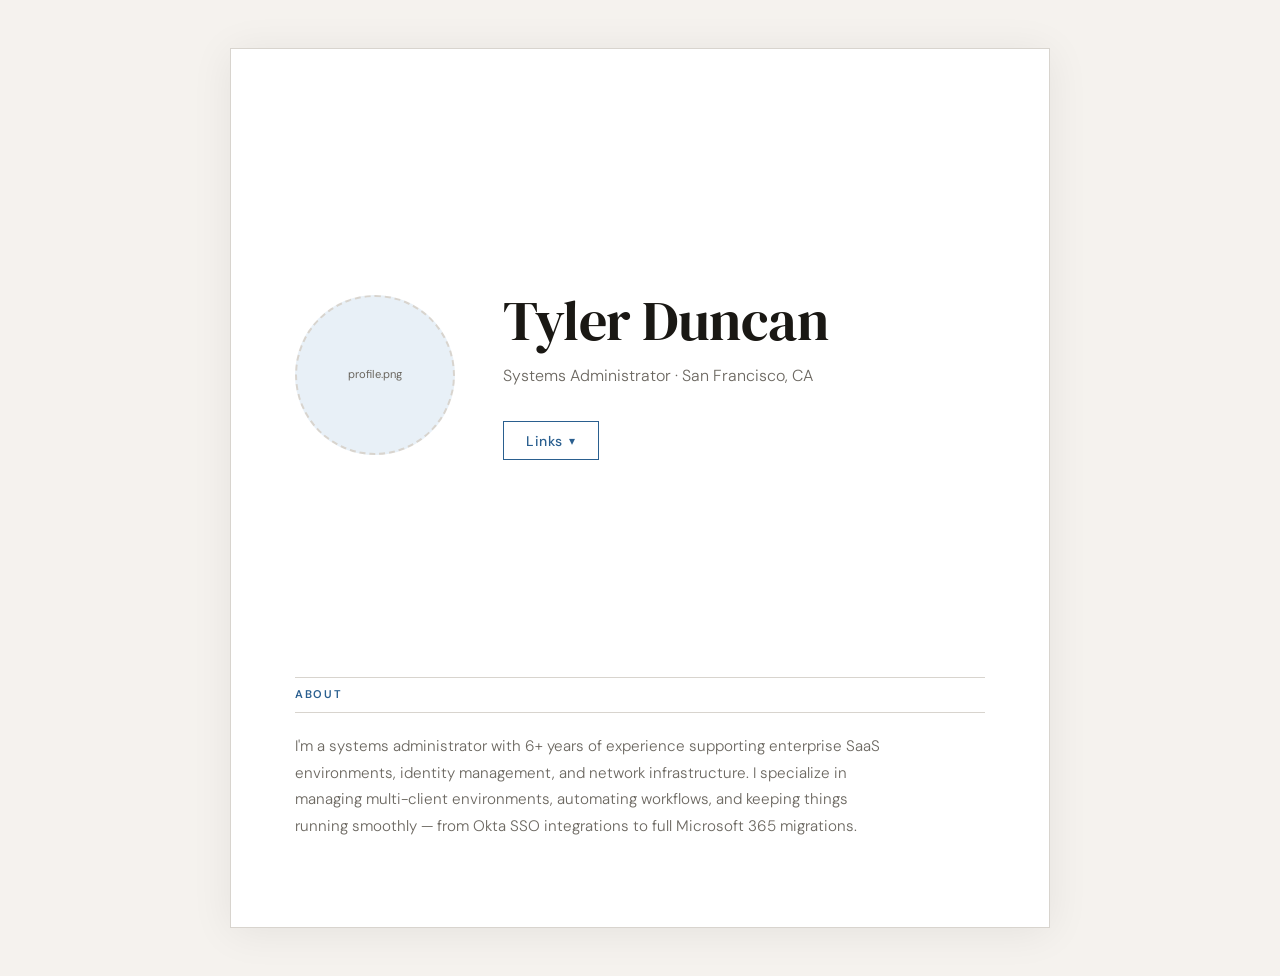
<file: index.html>
<!DOCTYPE html>
<html lang="en">
<head>
  <meta charset="UTF-8" />
  <meta name="viewport" content="width=device-width, initial-scale=1.0"/>
  <title>Tyler Duncan</title>
  <link href="https://fonts.googleapis.com/css2?family=DM+Serif+Display&family=DM+Sans:wght@300;400;500;600&display=swap" rel="stylesheet"/>
  <link rel="stylesheet" href="styles.css"/>
</head>
<body>
<main class="page">

  <div class="hero">
    <div class="profile-placeholder">profile.png</div>
    <div class="hero-text">
      <h1>Tyler Duncan</h1>
      <p class="tagline">Systems Administrator · San Francisco, CA</p>
      <div class="nav-links">
        <div class="dropdown">
          <button class="dropdown-toggle">Links</button>
          <div class="dropdown-menu">
            <a href="resume.html">Resume</a>
            <a href="https://www.linkedin.com/in/tyler-duncan-739771129/" target="_blank">LinkedIn</a>
            <a href="blog.html">Blog (coming soon)</a>
          </div>
        </div>
      </div>
    </div>
  </div>

  <section class="about">
    <h2 class="section-label">About</h2>
    <p>I'm a systems administrator with 6+ years of experience supporting enterprise SaaS environments, identity management, and network infrastructure. I specialize in managing multi-client environments, automating workflows, and keeping things running smoothly — from Okta SSO integrations to full Microsoft 365 migrations.</p>
  </section>

</main>
<script src="script.js"></script>
</body>
</html>
</file>
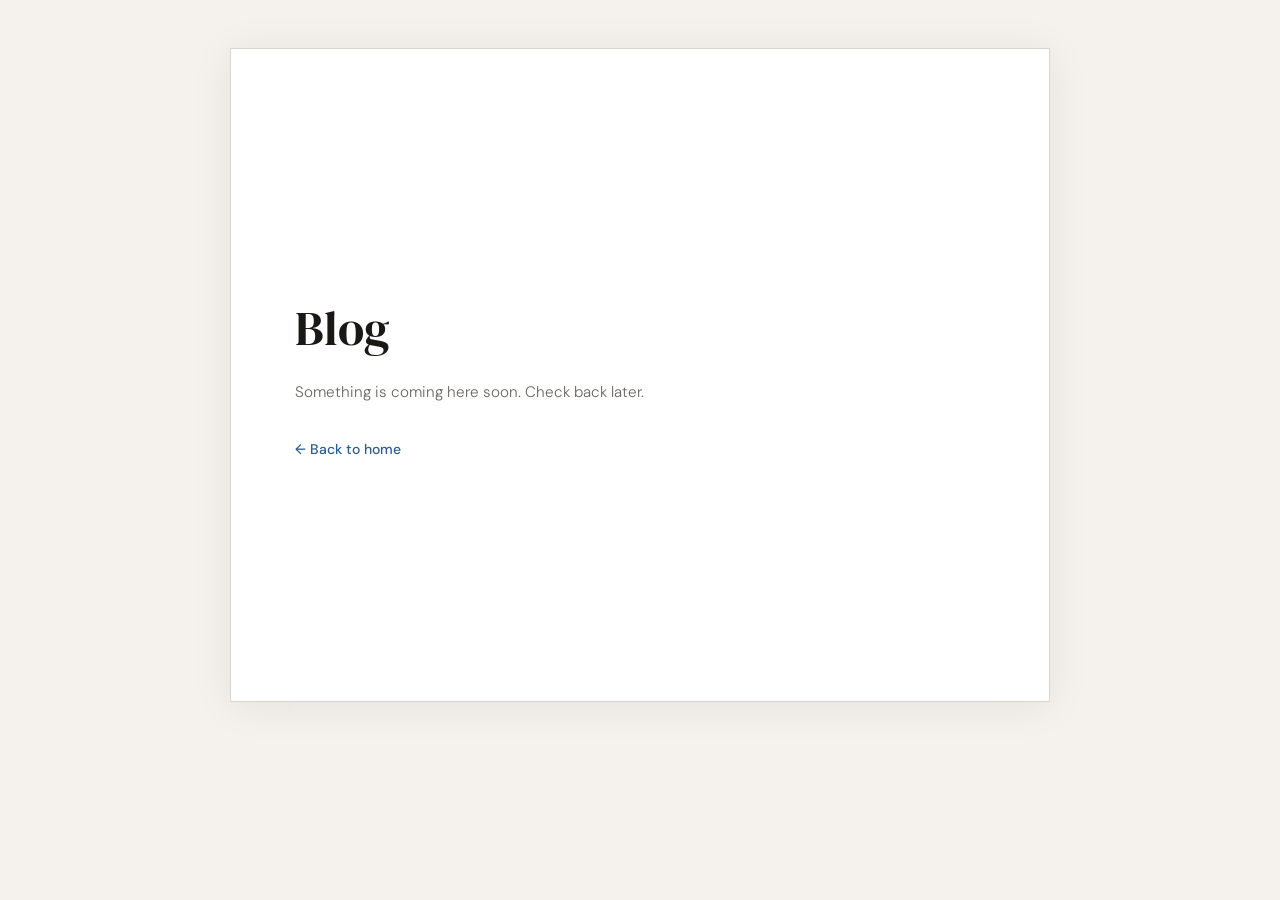
<file: blog.html>
<!DOCTYPE html>
<html lang="en">
<head>
  <meta charset="UTF-8" />
  <meta name="viewport" content="width=device-width, initial-scale=1.0"/>
  <title>Blog – Tyler Duncan</title>
  <link href="https://fonts.googleapis.com/css2?family=DM+Serif+Display&family=DM+Sans:wght@300;400;500;600&display=swap" rel="stylesheet"/>
  <link rel="stylesheet" href="styles.css"/>
</head>
<body>
<main class="page">

  <div class="coming-soon">
    <h1>Blog</h1>
    <p>Something is coming here soon. Check back later.</p>
    <a href="index.html" class="back-link">← Back to home</a>
  </div>

</main>
</body>
</html>
</file>
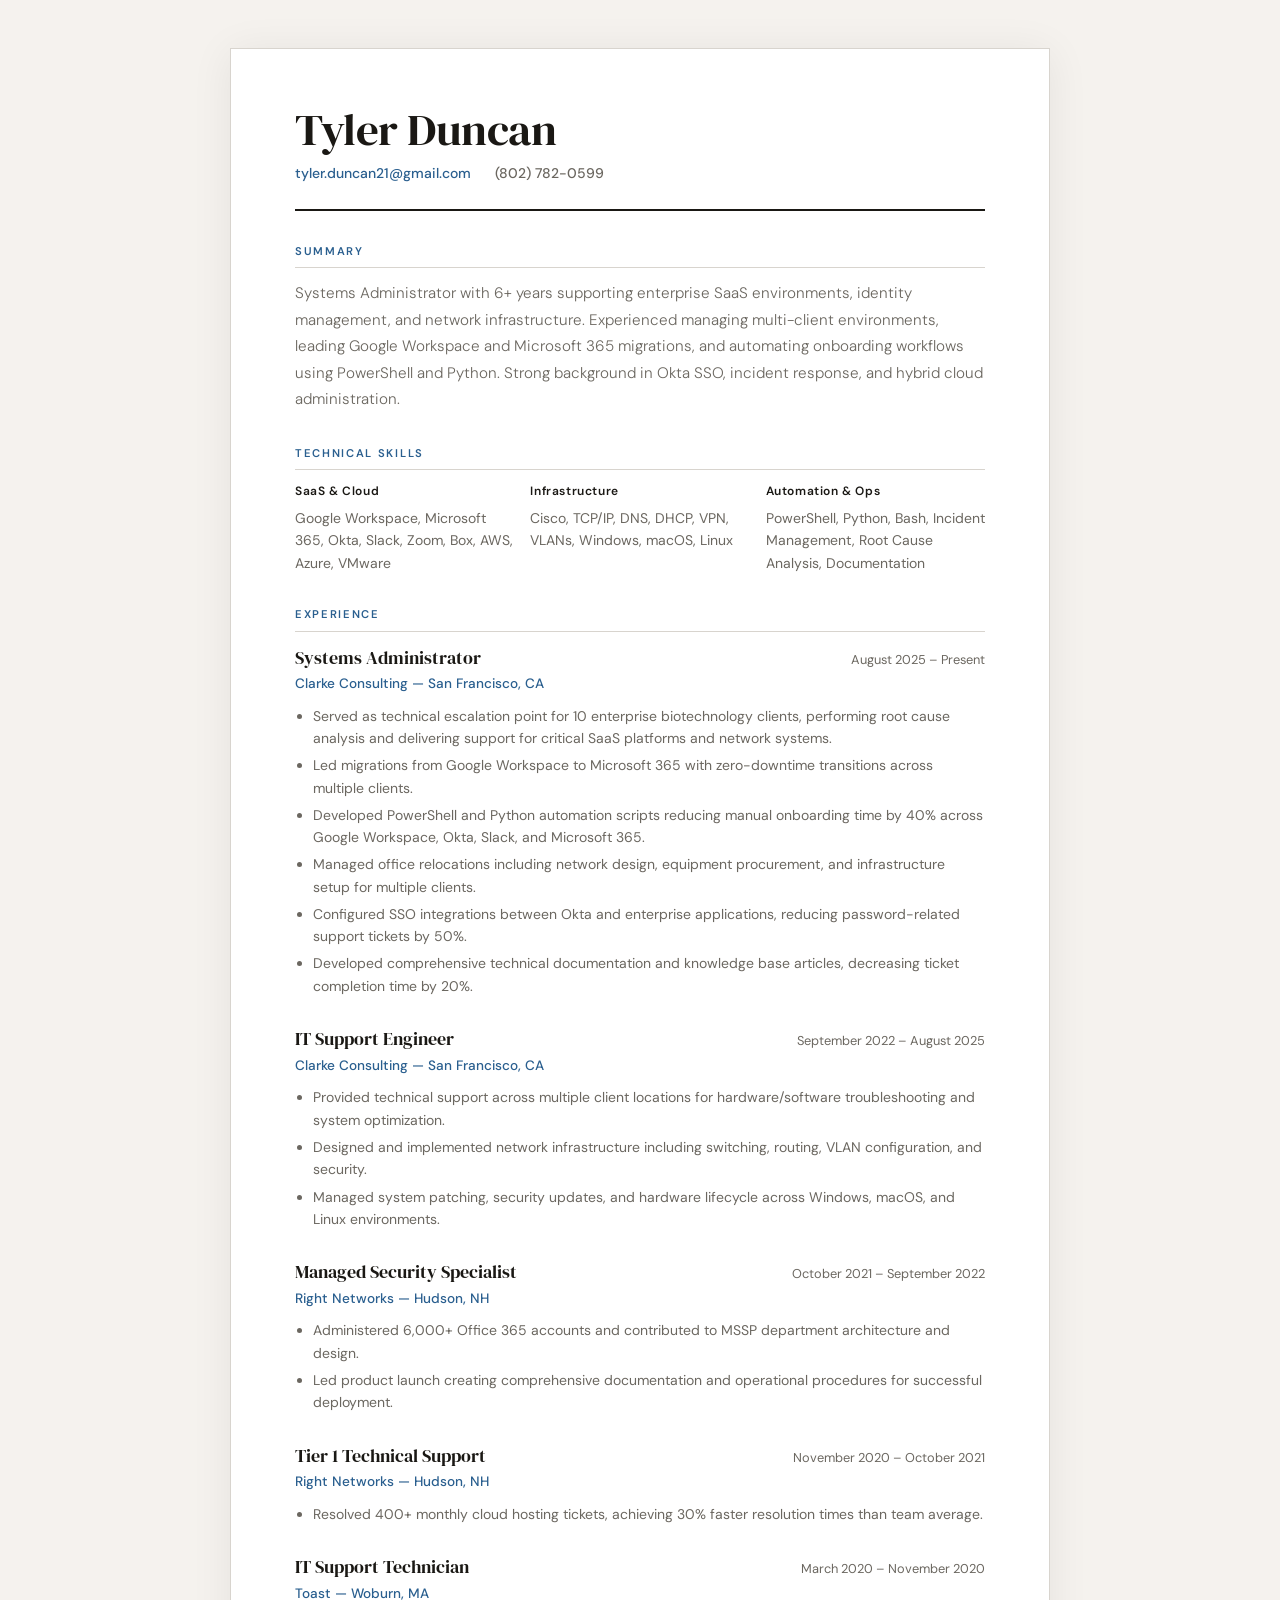
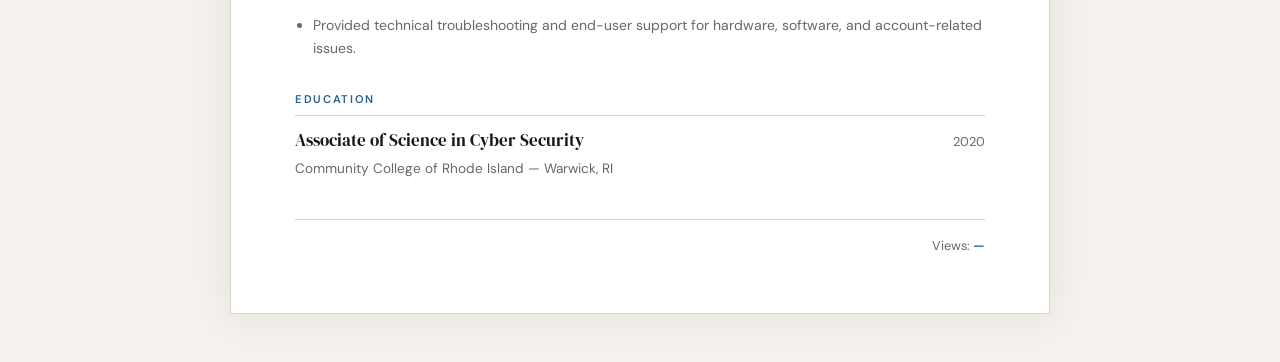
<file: resume.html>
<!DOCTYPE html>
<html lang="en">
<head>
  <meta charset="UTF-8" />
  <meta name="viewport" content="width=device-width, initial-scale=1.0"/>
  <title>Tyler Duncan – Resume</title>
  <link href="https://fonts.googleapis.com/css2?family=DM+Serif+Display&family=DM+Sans:wght@300;400;500;600&display=swap" rel="stylesheet"/>
  <link rel="stylesheet" href="styles.css"/>
</head>
<body>
<main class="page">

  <header>
    <h1>Tyler Duncan</h1>
    <div class="contact">
      <a href="mailto:tyler.duncan21@gmail.com">tyler.duncan21@gmail.com</a>
      <span>(802) 782-0599</span>
    </div>
  </header>

  <section class="summary">
    <h3 class="section-label">Summary</h3>
    <p>Systems Administrator with 6+ years supporting enterprise SaaS environments, identity management, and network infrastructure. Experienced managing multi-client environments, leading Google Workspace and Microsoft 365 migrations, and automating onboarding workflows using PowerShell and Python. Strong background in Okta SSO, incident response, and hybrid cloud administration.</p>
  </section>

  <section>
    <p class="section-label">Technical Skills</p>
    <div class="skills-grid">
      <div class="skill-group">
        <h4>SaaS &amp; Cloud</h4>
        <p>Google Workspace, Microsoft 365, Okta, Slack, Zoom, Box, AWS, Azure, VMware</p>
      </div>
      <div class="skill-group">
        <h4>Infrastructure</h4>
        <p>Cisco, TCP/IP, DNS, DHCP, VPN, VLANs, Windows, macOS, Linux</p>
      </div>
      <div class="skill-group">
        <h4>Automation &amp; Ops</h4>
        <p>PowerShell, Python, Bash, Incident Management, Root Cause Analysis, Documentation</p>
      </div>
    </div>
  </section>

  <section>
    <p class="section-label">Experience</p>

    <div class="job">
      <div class="job-header">
        <h3>Systems Administrator</h3>
        <span class="job-date">August 2025 – Present</span>
      </div>
      <div class="job-company">Clarke Consulting — San Francisco, CA</div>
      <ul>
        <li>Served as technical escalation point for 10 enterprise biotechnology clients, performing root cause analysis and delivering support for critical SaaS platforms and network systems.</li>
        <li>Led migrations from Google Workspace to Microsoft 365 with zero-downtime transitions across multiple clients.</li>
        <li>Developed PowerShell and Python automation scripts reducing manual onboarding time by 40% across Google Workspace, Okta, Slack, and Microsoft 365.</li>
        <li>Managed office relocations including network design, equipment procurement, and infrastructure setup for multiple clients.</li>
        <li>Configured SSO integrations between Okta and enterprise applications, reducing password-related support tickets by 50%.</li>
        <li>Developed comprehensive technical documentation and knowledge base articles, decreasing ticket completion time by 20%.</li>
      </ul>
    </div>

    <div class="job">
      <div class="job-header">
        <h3>IT Support Engineer</h3>
        <span class="job-date">September 2022 – August 2025</span>
      </div>
      <div class="job-company">Clarke Consulting — San Francisco, CA</div>
      <ul>
        <li>Provided technical support across multiple client locations for hardware/software troubleshooting and system optimization.</li>
        <li>Designed and implemented network infrastructure including switching, routing, VLAN configuration, and security.</li>
        <li>Managed system patching, security updates, and hardware lifecycle across Windows, macOS, and Linux environments.</li>
      </ul>
    </div>

    <div class="job">
      <div class="job-header">
        <h3>Managed Security Specialist</h3>
        <span class="job-date">October 2021 – September 2022</span>
      </div>
      <div class="job-company">Right Networks — Hudson, NH</div>
      <ul>
        <li>Administered 6,000+ Office 365 accounts and contributed to MSSP department architecture and design.</li>
        <li>Led product launch creating comprehensive documentation and operational procedures for successful deployment.</li>
      </ul>
    </div>

    <div class="job">
      <div class="job-header">
        <h3>Tier 1 Technical Support</h3>
        <span class="job-date">November 2020 – October 2021</span>
      </div>
      <div class="job-company">Right Networks — Hudson, NH</div>
      <ul>
        <li>Resolved 400+ monthly cloud hosting tickets, achieving 30% faster resolution times than team average.</li>
      </ul>
    </div>

    <div class="job">
      <div class="job-header">
        <h3>IT Support Technician</h3>
        <span class="job-date">March 2020 – November 2020</span>
      </div>
      <div class="job-company">Toast — Woburn, MA</div>
      <ul>
        <li>Provided technical troubleshooting and end-user support for hardware, software, and account-related issues.</li>
      </ul>
    </div>
  </section>

  <section>
    <p class="section-label">Education</p>
    <div class="edu-header">
      <h3>Associate of Science in Cyber Security</h3>
      <span class="job-date">2020</span>
    </div>
    <div class="edu-sub">Community College of Rhode Island — Warwick, RI</div>
  </section>

  <div class="visitor-counter">
    Views: <span id="visit-count">—</span>
  </div>

</main>
<script src="script.js"></script>
</body>
</html>
</file>
<file: styles.css>
*, *::before, *::after { box-sizing: border-box; margin: 0; padding: 0; }

:root {
  --bg: #f5f2ee;
  --surface: #ffffff;
  --ink: #1a1814;
  --muted: #6b6760;
  --accent: #2a5f8f;
  --accent-light: #e8f0f7;
  --rule: #d8d4ce;
  --serif: 'DM Serif Display', Georgia, serif;
  --sans: 'DM Sans', sans-serif;
}

body {
  background: var(--bg);
  font-family: var(--sans);
  color: var(--ink);
  min-height: 100vh;
  padding: 3rem 1.5rem;
  font-size: 15px;
  line-height: 1.6;
}

.page {
  max-width: 820px;
  margin: 0 auto;
  background: var(--surface);
  border: 1px solid var(--rule);
  padding: 3.5rem 4rem;
  box-shadow: 0 4px 40px rgba(0,0,0,0.07);
  animation: fadeUp 0.6s ease both;
}

@keyframes fadeUp {
  from { opacity: 0; transform: translateY(20px); }
  to   { opacity: 1; transform: translateY(0); }
}

/* HEADER */
header {
  border-bottom: 2px solid var(--ink);
  padding-bottom: 1.5rem;
  margin-bottom: 2rem;
}

header h1 {
  font-family: var(--serif);
  font-size: 2.8rem;
  font-weight: 400;
  letter-spacing: -0.5px;
  line-height: 1.1;
  margin-bottom: 0.5rem;
}

.contact {
  display: flex;
  gap: 1.5rem;
  flex-wrap: wrap;
  color: var(--muted);
  font-size: 0.875rem;
  font-weight: 500;
}

.contact a {
  color: var(--accent);
  text-decoration: none;
}

.contact a:hover { text-decoration: underline; }

/* SECTIONS */
section { margin-bottom: 2rem; }

.section-label {
  font-size: 0.7rem;
  font-weight: 600;
  letter-spacing: 0.15em;
  text-transform: uppercase;
  color: var(--accent);
  margin-bottom: 0.75rem;
  padding-bottom: 0.4rem;
  border-bottom: 1px solid var(--rule);
}

/* SUMMARY */
.summary p {
  color: var(--muted);
  font-weight: 300;
  font-size: 0.95rem;
  line-height: 1.75;
}

/* SKILLS */
.skills-grid {
  display: grid;
  grid-template-columns: 1fr 1fr 1fr;
  gap: 1rem;
}

.skill-group h4 {
  font-size: 0.75rem;
  font-weight: 600;
  letter-spacing: 0.05em;
  color: var(--serif);
  margin-bottom: 0.35rem;
}

.skill-group p {
  font-size: 0.875rem;
  line-height: 1.6;
  color: var(--muted);
}

/* EXPERIENCE */
.job { margin-bottom: 1.75rem; }
.job:last-child { margin-bottom: 0; }

.job-header {
  display: flex;
  justify-content: space-between;
  align-items: baseline;
  flex-wrap: wrap;
  gap: 0.25rem;
  margin-bottom: 0.1rem;
}

.job-header h3 {
  font-family: var(--serif);
  font-size: 1.1rem;
  font-weight: 400;
}

.job-date {
  font-size: 0.8rem;
  color: var(--muted);
  white-space: nowrap;
}

.job-company {
  font-size: 0.85rem;
  color: var(--accent);
  font-weight: 500;
  margin-bottom: 0.6rem;
}

.job ul {
  padding-left: 1.1rem;
  display: flex;
  flex-direction: column;
  gap: 0.3rem;
}

.job ul li {
  font-size: 0.875rem;
  color: var(--muted);
  line-height: 1.6;
}

/* EDUCATION */
.edu-header {
  display: flex;
  justify-content: space-between;
  align-items: baseline;
  flex-wrap: wrap;
}

.edu-header h3 {
  font-family: var(--serif);
  font-size: 1.05rem;
  font-weight: 400;
}

.edu-sub {
  font-size: 0.85rem;
  color: var(--muted);
  margin-top: 0.15rem;
}

/* VISITOR COUNTER */
.visitor-counter {
  margin-top: 2.5rem;
  padding-top: 1rem;
  border-top: 1px solid var(--rule);
  text-align: right;
  font-size: 0.8rem;
  color: var(--muted);
}

#visit-count {
  font-weight: 600;
  color: var(--accent);
}

/* ── HOME PAGE ── */

.hero {
  min-height: 60vh;
  display: flex;
  flex-direction: row;
  align-items: center;
  gap: 3rem;
}

.hero-text {
  flex: 1;
}

.profile-img {
  width: 160px;
  height: 160px;
  border-radius: 50%;
  object-fit: cover;
  background: var(--accent-light);
  border: 1px solid var(--rule);
  flex-shrink: 0;
}

.profile-placeholder {
  width: 160px;
  height: 160px;
  border-radius: 50%;
  background: var(--accent-light);
  border: 2px dashed var(--rule);
  flex-shrink: 0;
  display: flex;
  align-items: center;
  justify-content: center;
  font-size: 0.7rem;
  color: var(--muted);
  text-align: center;
  padding: 1rem;
}

.hero h1 {
  font-family: var(--serif);
  font-size: 3.5rem;
  font-weight: 400;
  letter-spacing: -0.5px;
  line-height: 1.1;
  margin-bottom: 0.75rem;
}

.hero .tagline {
  font-size: 1rem;
  color: var(--muted);
  font-weight: 300;
  margin-bottom: 2rem;
}

.btn {
  display: inline-block;
  padding: 0.6rem 1.4rem;
  background: var(--accent);
  color: #fff;
  text-decoration: none;
  font-size: 0.875rem;
  font-weight: 500;
  letter-spacing: 0.03em;
  transition: opacity 0.15s ease;
}

.btn:hover { opacity: 0.85; }

.nav-links {
  display: flex;
  align-items: center;
  gap: 0.75rem;
  flex-wrap: wrap;
}

/* DROPDOWN */
.dropdown {
  position: relative;
  display: inline-block;
}

.dropdown-toggle {
  display: inline-flex;
  align-items: center;
  gap: 0.4rem;
  padding: 0.6rem 1.4rem;
  background: transparent;
  color: var(--accent);
  border: 1px solid var(--accent);
  font-family: var(--sans);
  font-size: 0.875rem;
  font-weight: 500;
  letter-spacing: 0.03em;
  cursor: pointer;
  transition: background 0.15s ease, color 0.15s ease;
}

.dropdown-toggle::after {
  content: '▾';
  font-size: 0.75rem;
}

.dropdown-toggle.active::after { content: '▴'; }

@keyframes dropIn {
  from { opacity: 0; transform: translateY(-8px) scaleY(0.95); }
  to   { opacity: 1; transform: translateY(0) scaleY(1); }
}

.dropdown-menu {
  display: none;
  position: absolute;
  top: calc(100% + 4px);
  left: 0;
  background: var(--surface);
  border: 1px solid var(--rule);
  min-width: 180px;
  box-shadow: 0 4px 16px rgba(0,0,0,0.08);
  z-index: 10;
  transform-origin: top center;
}

.dropdown-menu.open {
  display: block;
  animation: dropIn 0.2s ease both;
}

.dropdown-menu a {
  display: block;
  padding: 0.6rem 1rem;
  font-size: 0.875rem;
  color: var(--ink);
  text-decoration: none;
  border-bottom: 1px solid var(--rule);
  transition: background 0.15s ease, color 0.15s ease, padding-left 0.15s ease;
}

.dropdown-menu a:last-child { border-bottom: none; }
.dropdown-menu a:hover { background: var(--accent-light); color: var(--accent); padding-left: 1.4rem; }

/* ABOUT */
.about {
  padding-top: 2rem;
}

.about .section-label {
  display: block;
  border-top: 1px solid var(--rule);
  border-bottom: 1px solid var(--rule);
  padding: 0.5rem 0;
  text-align: left;
  margin-bottom: 1.25rem;
}

.about p {
  color: var(--muted);
  font-weight: 300;
  font-size: 0.95rem;
  line-height: 1.75;
  max-width: 600px;
}

/* ── BLOG COMING SOON ── */

.coming-soon {
  min-height: 60vh;
  display: flex;
  flex-direction: column;
  justify-content: center;
}

.coming-soon h1 {
  font-family: var(--serif);
  font-size: 3rem;
  font-weight: 400;
  margin-bottom: 0.75rem;
}

.coming-soon p {
  color: var(--muted);
  font-weight: 300;
  font-size: 0.95rem;
  line-height: 1.75;
  margin-bottom: 2rem;
}

.back-link {
  font-size: 0.875rem;
  color: var(--accent);
  text-decoration: none;
  font-weight: 500;
}

.back-link:hover { text-decoration: underline; }

/* ── RESPONSIVE ── */
@media (max-width: 600px) {
  .page { padding: 2rem 1.5rem; }
  .skills-grid { grid-template-columns: 1fr; }
  header h1 { font-size: 2rem; }
  .hero { flex-direction: column; align-items: flex-start; gap: 1.5rem; }
}
</file>
